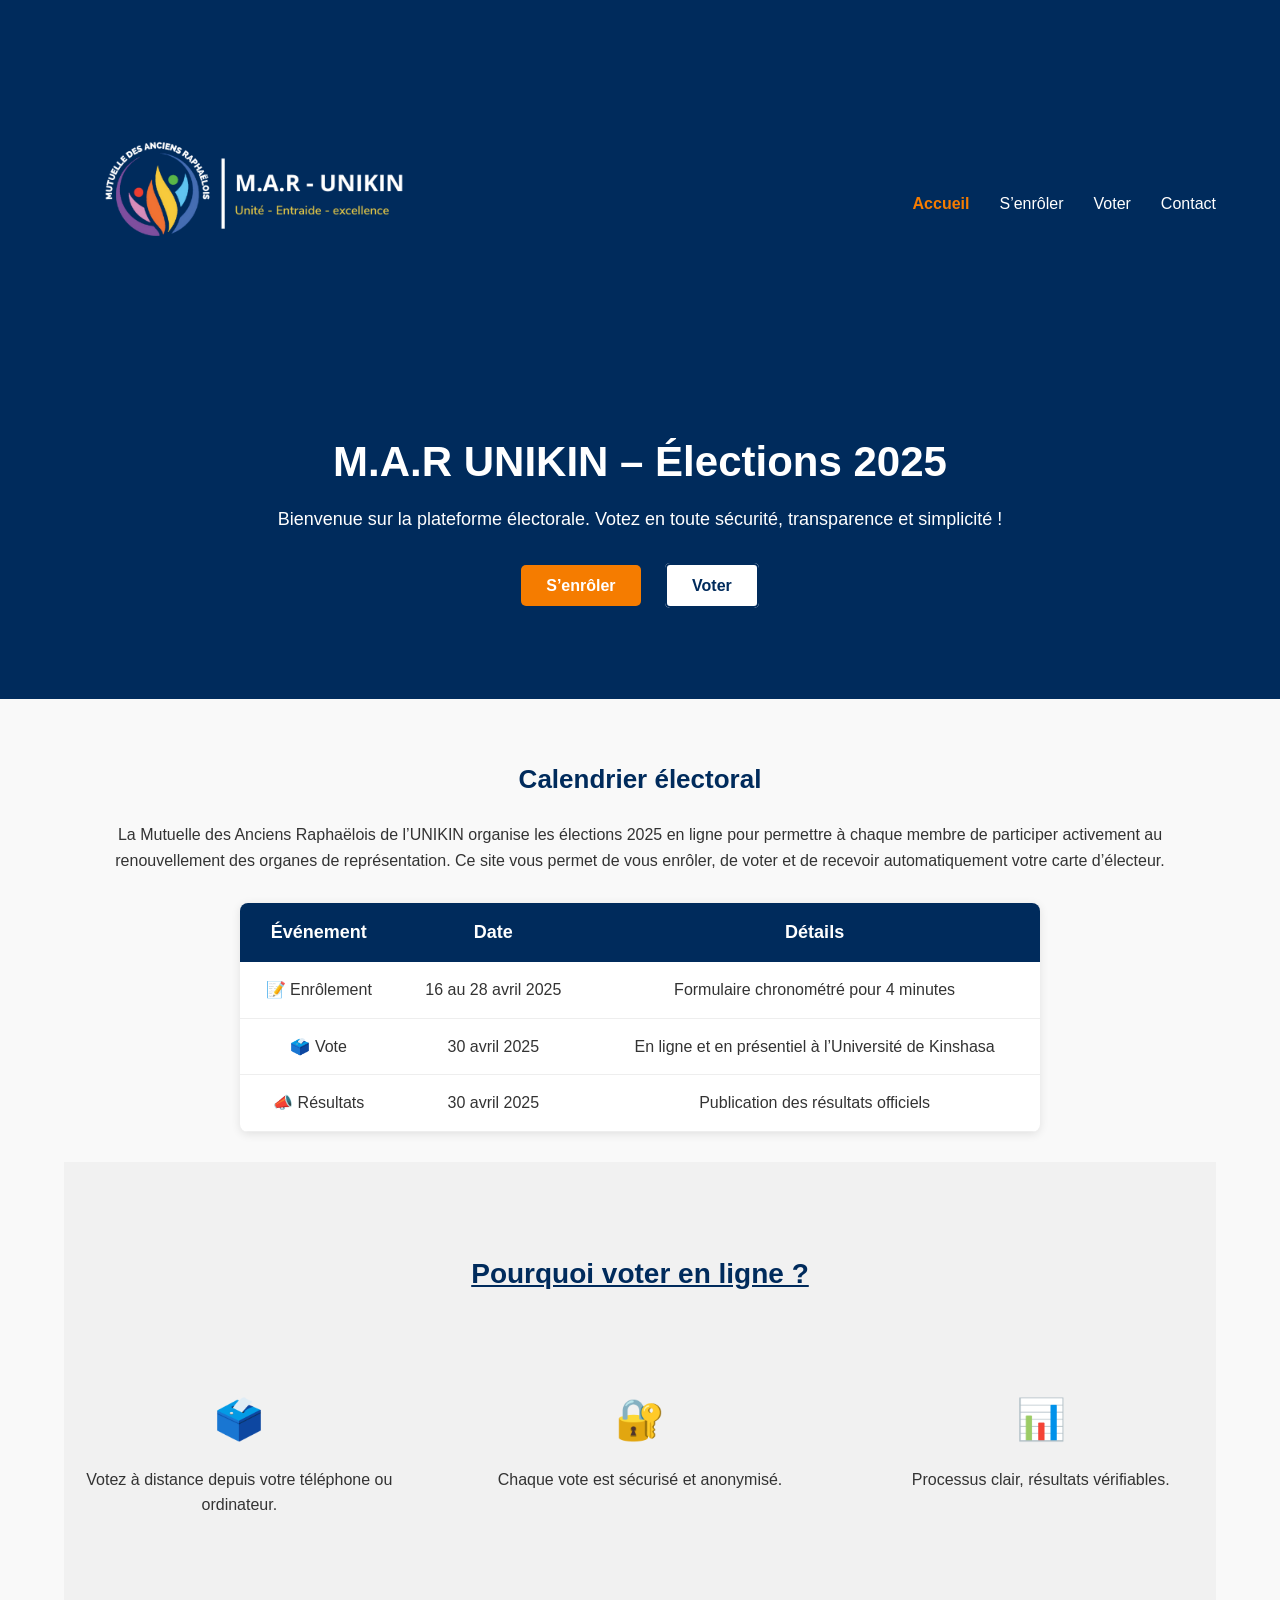
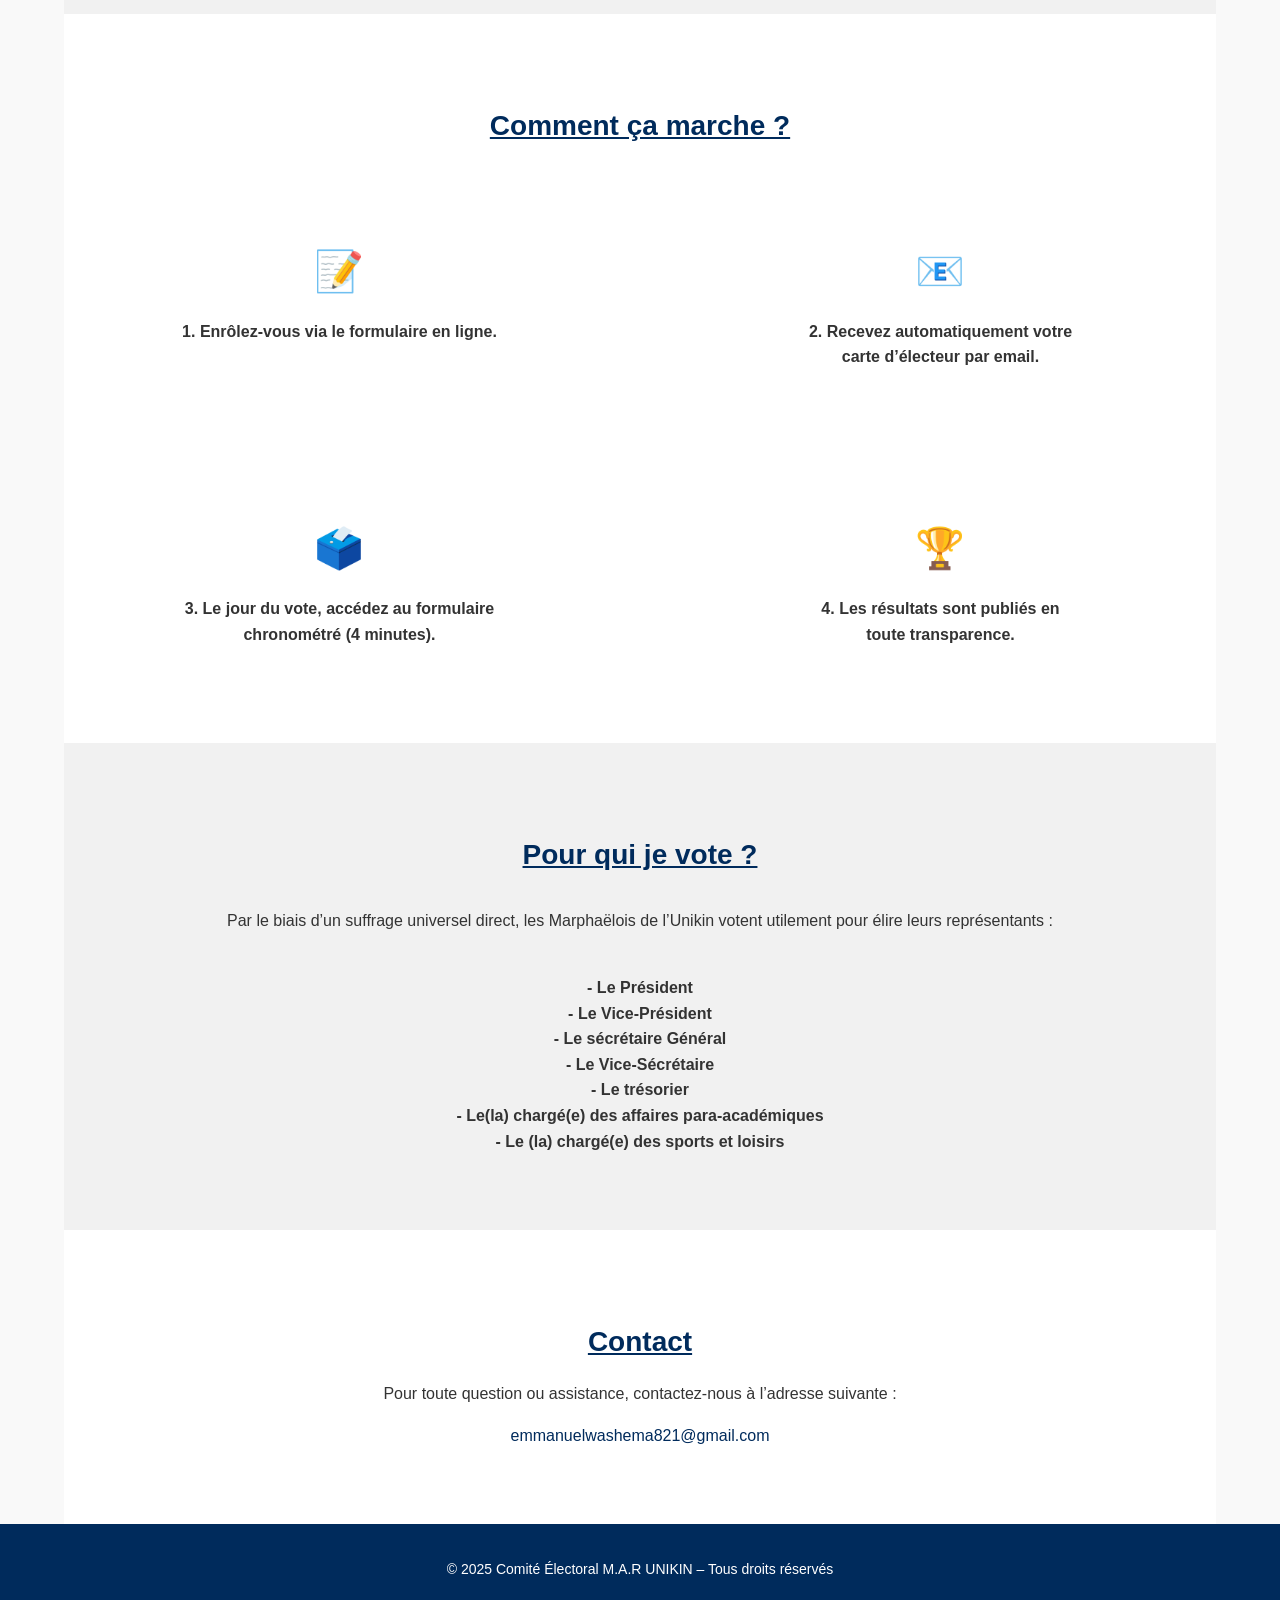
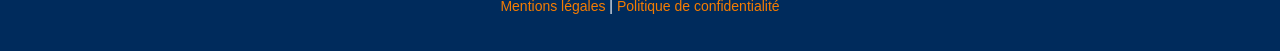
<file: index.html>
<!DOCTYPE html>
<html lang="fr">
<head>
  <meta charset="UTF-8">
  <meta name="viewport" content="width=device-width, initial-scale=1.0">
  <title>M.A.R UNIKIN – Élections 2025</title>
  <link rel="icon" type="favicon.ico" href="image/x-icon">
  <link rel="stylesheet" href="style.css">
</head>
<body>
  <header class="header">
    <div class="container header-flex">
      <div class="logo-title">
        <a href="index.html">
          <img src="Logo.png" alt="Logo M.A.R UNIKIN" class="logo" />
      </a>
      </div>
      <nav>
        <ul class="nav-links">
          <li><a href="index.html" class="active">Accueil</a></li>
          <li><a href="enroll.html">S’enrôler</a></li>
          <li><a href="vote.html">Voter</a></li>
          <li><a href="contact.html">Contact</a></li>
        </ul>
      </nav>
    </div>
  </header>

  <section class="hero" id="accueil">
    <div class="hero-content container">
      <h1>M.A.R UNIKIN – Élections 2025</h1>
      <p>Bienvenue sur la plateforme électorale. Votez en toute sécurité, transparence et simplicité !</p>
      <div class="hero-buttons">
        <a href="enroll.html" class="button">S’enrôler</a>
        <a href="vote.html" class="button secondary">Voter</a>
      </div>
    </div>
  </section>

  <section class="calendar-section container">
    <h2>Calendrier électoral</h2>
    <p>
      La Mutuelle des Anciens Raphaëlois de l’UNIKIN organise les élections 2025 en ligne pour permettre à chaque membre de participer activement au renouvellement des organes de représentation. Ce site vous permet de vous enrôler, de voter et de recevoir automatiquement votre carte d’électeur.
    </p>
  
    <table class="calendar-table">
      <thead>
        <tr>
          <th>Événement</th>
          <th>Date</th>
          <th>Détails</th>
        </tr>
      </thead>
      <tbody>
        <tr>
          <td>📝 Enrôlement</td>
          <td>16 au 28 avril 2025</td>
          <td>Formulaire chronométré pour 4 minutes</td>
        </tr>
        <tr>
          <td>🗳️ Vote</td>
          <td>30 avril 2025</td>
          <td>En ligne et en présentiel à l’Université de Kinshasa</td>
        </tr>
        <tr>
          <td>📣 Résultats</td>
          <td>30 avril 2025</td>
          <td>Publication des résultats officiels</td>
        </tr>
      </tbody>
    </table>
  </section>
  
  <section class="features container">
    <h2>Pourquoi voter en ligne ?</h2>
    <div class="feature-grid" style="gap: 50px;">
      <div class="feature" style="box-shadow: none; border: none; background: none;">
        <h3 style="text-align: center; font-size: 40px;">🗳️</h3>
        <p style="text-align: center;">Votez à distance depuis votre téléphone ou ordinateur.</p>
      </div>
      <div class="feature" style="box-shadow: none; border: none; background: none;">
        <h3 style="text-align: center; font-size: 40px;">🔐</h3>
        <p style="text-align: center;">Chaque vote est sécurisé et anonymisé.</p>
      </div>
      <div class="feature" style="box-shadow: none; border: none; background: none;">
        <h3 style="text-align: center; font-size: 40px;">📊</h3>
        <p style="text-align: center;">Processus clair, résultats vérifiables.</p>
      </div>
    </div>
  </section>
  

  <section class="steps container" id="comment">
    <h2>Comment ça marche ?</h2>
    <div class="feature-grid" style="display: grid; grid-template-columns: repeat(2, 1fr); gap: 50px; justify-items: center;">
      
      <div class="feature" style="text-align: center; box-shadow: none; border: none; background: none;">
        <h3 style="font-size: 40px;">📝</h3>
        <p><strong>1. Enrôlez-vous via le formulaire en ligne.</strong></p>
      </div>
  
      <div class="feature" style="text-align: center; box-shadow: none; border: none; background: none;">
        <h3 style="font-size: 40px;">📧</h3>
        <p><strong>2. Recevez automatiquement votre 
          <br>carte d’électeur par email.</strong></p>
      </div>
  
      <div class="feature" style="text-align: center; box-shadow: none; border: none; background: none;">
        <h3 style="font-size: 40px;">🗳️</h3>
        <p><strong>3. Le jour du vote, accédez au formulaire 
          <br>chronométré (4 minutes).</strong></p>
      </div>
  
      <div class="feature" style="text-align: center; box-shadow: none; border: none; background: none;">
        <h3 style="font-size: 40px;">🏆</h3>
        <p><strong>4. Les résultats sont publiés en 
          <br>toute transparence.</strong></p>
      </div>
  
    </div>
  </section>
  

    
  <section class="features container">
    <h2>Pour qui je vote ?</h2>
    <p>Par le biais d’un suffrage universel direct, les Marphaëlois de l’Unikin votent utilement pour élire leurs représentants :</p>
    
      <br><strong>- Le Président</strong>
      <br><strong>- Le Vice-Président</strong>
      <br><strong>- Le sécrétaire Général</strong>
      <br><strong>- Le Vice-Sécrétaire</strong>
      <br><strong>- Le trésorier</strong>
      <br><strong>- Le(la) chargé(e) des affaires para-académiques</strong>
      <br><strong>- Le (la) chargé(e) des sports et loisirs</strong></p>
    
  </section>

  <section class="contact container" id="contact">
    <h2>Contact</h2>
    <p>Pour toute question ou assistance, contactez-nous à l’adresse suivante :</p>
    <p><a href="mailto:emmanuelwashema821@gmail.com">emmanuelwashema821@gmail.com</a></p>
  </section>

  <footer class="footer">
    <div class="container">
      <p>&copy; 2025 Comité Électoral M.A.R UNIKIN – Tous droits réservés</p>
      <p><a href="mentions-legales.html">Mentions légales</a> | <a href="confidentialite.html">Politique de confidentialité</a></p>
      
    </div>
  </footer>
</body>
</html>
</file>
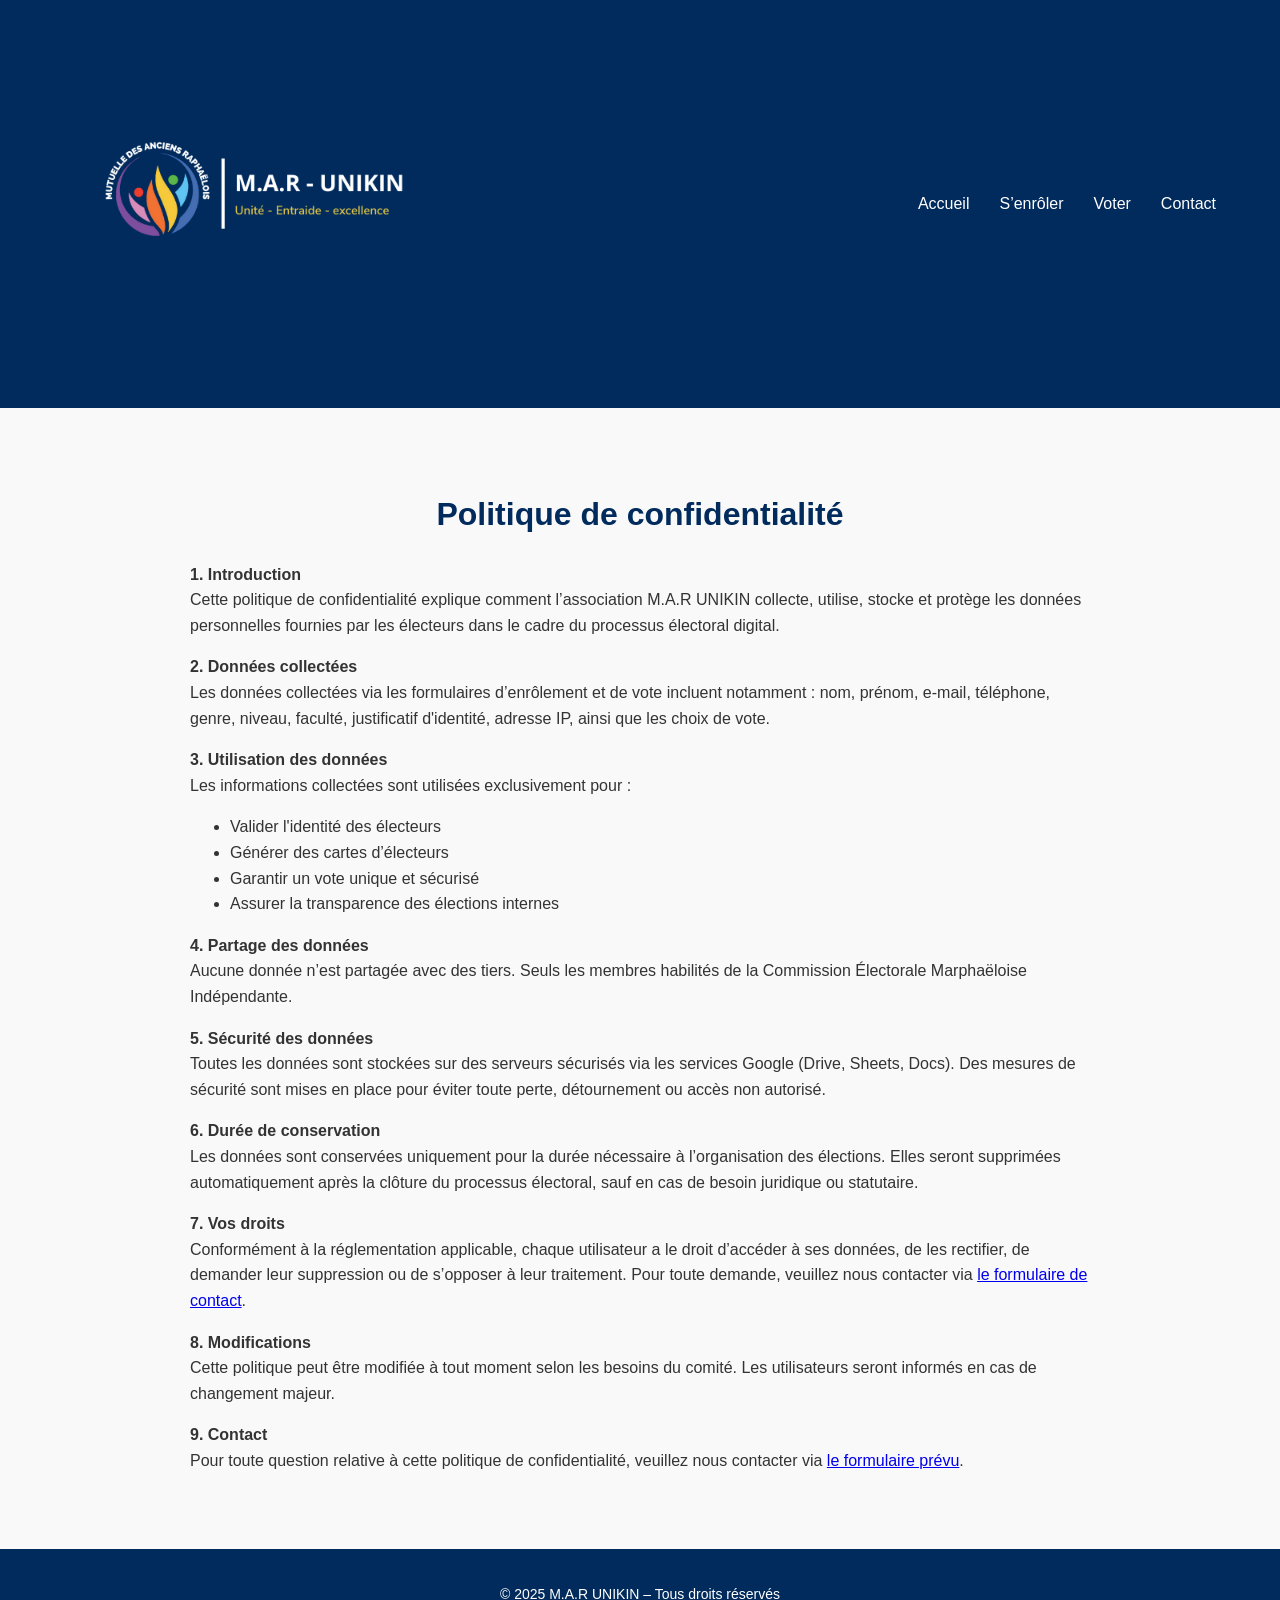
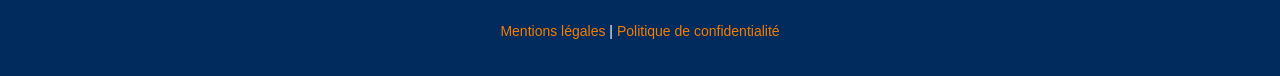
<file: confidentialite.html>
<!DOCTYPE html>
<html lang="fr">
<head>
  <meta charset="UTF-8" />
  <meta name="viewport" content="width=device-width, initial-scale=1.0"/>
  <title>Politique de confidentialité – M.A.R UNIKIN</title>
  <link rel="icon" type="favicon.ico" href="image/x-icon">
  <link rel="stylesheet" href="style.css" />
</head>
<body>
  <header class="header">
    <div class="container header-flex">
      <div class="logo-title">
        <a href="index.html">
          <img src="Logo.png" alt="Logo M.A.R UNIKIN" class="logo" />
        </a>
      </div>
      <nav>
        <ul class="nav-links">
          <li><a href="index.html">Accueil</a></li>
          <li><a href="enroll.html">S’enrôler</a></li>
          <li><a href="vote.html">Voter</a></li>
          <li><a href="contact.html">Contact</a></li>
        </ul>
      </nav>
    </div>
  </header>

  <main style="padding: 60px 30px; max-width: 900px; margin: auto;">
    <h1 style="text-align: center; color: #002b5c;">Politique de confidentialité</h1>

    <p><strong>1. Introduction</strong><br>
    Cette politique de confidentialité explique comment l’association M.A.R UNIKIN collecte, utilise, stocke et protège les données personnelles fournies par les électeurs dans le cadre du processus électoral digital.</p>

    <p><strong>2. Données collectées</strong><br>
    Les données collectées via les formulaires d’enrôlement et de vote incluent notamment : nom, prénom, e-mail, téléphone, genre, niveau, faculté, justificatif d'identité, adresse IP, ainsi que les choix de vote.</p>

    <p><strong>3. Utilisation des données</strong><br>
    Les informations collectées sont utilisées exclusivement pour :
    <ul>
      <li>Valider l'identité des électeurs</li>
      <li>Générer des cartes d’électeurs</li>
      <li>Garantir un vote unique et sécurisé</li>
      <li>Assurer la transparence des élections internes</li>
    </ul>
    </p>

    <p><strong>4. Partage des données</strong><br>
    Aucune donnée n’est partagée avec des tiers. Seuls les membres habilités de la Commission  Électorale Marphaëloise Indépendante.</p>

    <p><strong>5. Sécurité des données</strong><br>
    Toutes les données sont stockées sur des serveurs sécurisés via les services Google (Drive, Sheets, Docs). Des mesures de sécurité sont mises en place pour éviter toute perte, détournement ou accès non autorisé.</p>

    <p><strong>6. Durée de conservation</strong><br>
    Les données sont conservées uniquement pour la durée nécessaire à l’organisation des élections. Elles seront supprimées automatiquement après la clôture du processus électoral, sauf en cas de besoin juridique ou statutaire.</p>

    <p><strong>7. Vos droits</strong><br>
    Conformément à la réglementation applicable, chaque utilisateur a le droit d’accéder à ses données, de les rectifier, de demander leur suppression ou de s’opposer à leur traitement. Pour toute demande, veuillez nous contacter via <a href="contact.html">le formulaire de contact</a>.</p>

    <p><strong>8. Modifications</strong><br>
    Cette politique peut être modifiée à tout moment selon les besoins du comité. Les utilisateurs seront informés en cas de changement majeur.</p>

    <p><strong>9. Contact</strong><br>
    Pour toute question relative à cette politique de confidentialité, veuillez nous contacter via <a href="contact.html">le formulaire prévu</a>.</p>
  </main>

  <footer class="footer">
    <p>&copy; 2025 M.A.R UNIKIN – Tous droits réservés</p>
    <p><a href="mentions-legales.html">Mentions légales</a> | <a href="confidentialite.html">Politique de confidentialité</a></p>
  </footer>
</body>
</html>
</file>
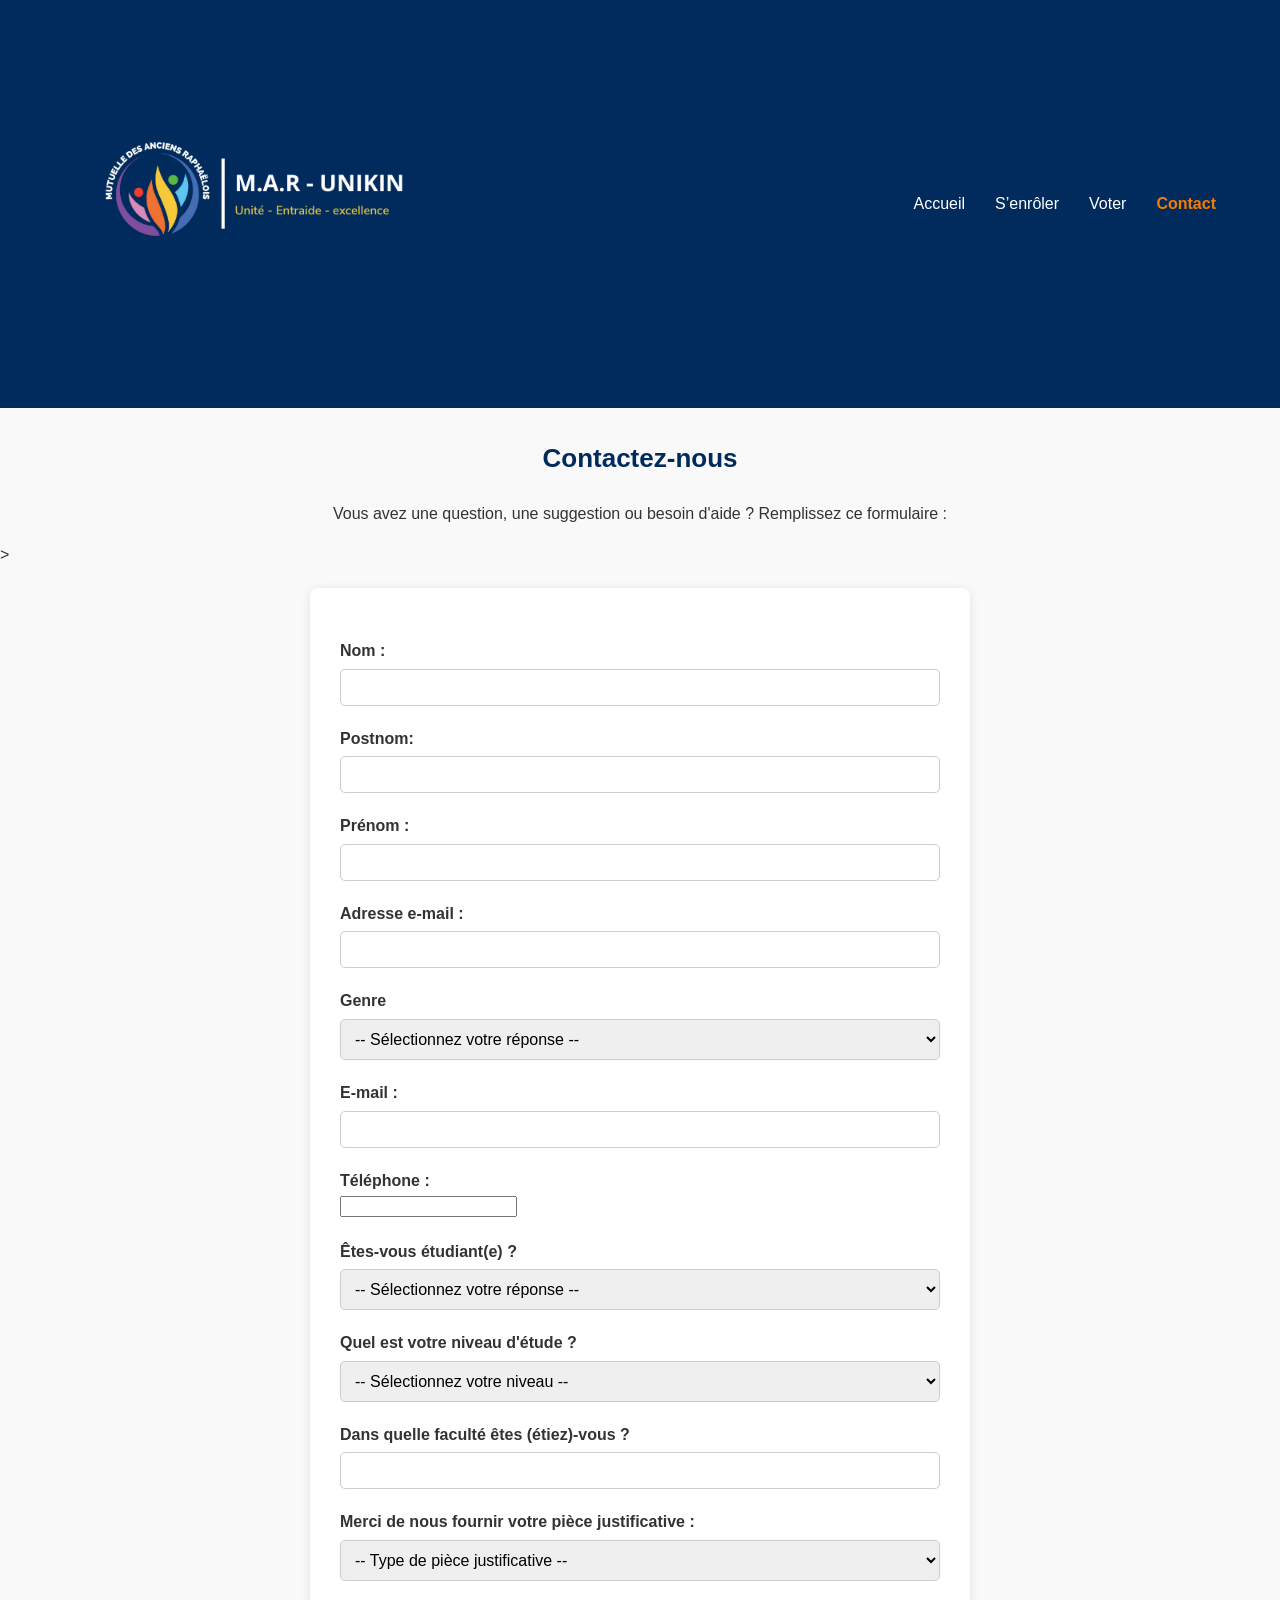
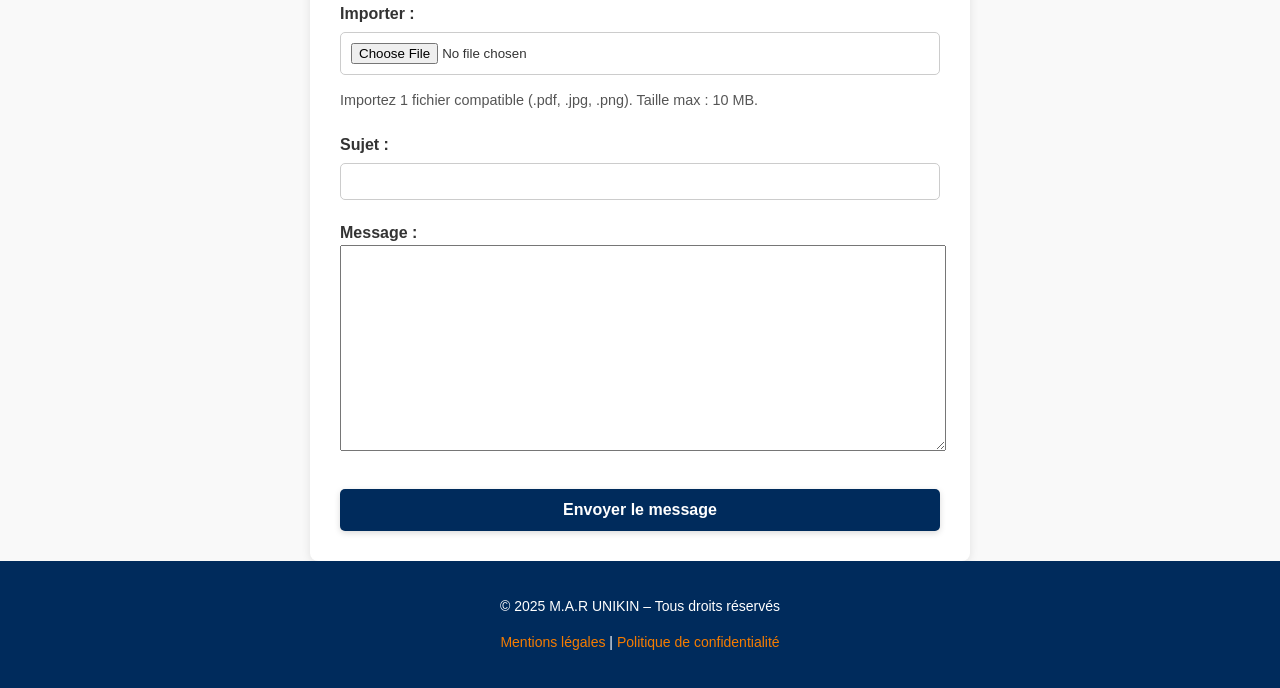
<file: contact.html>
<!DOCTYPE html>
<html lang="fr">
<head>
  <meta charset="UTF-8" />
  <meta name="viewport" content="width=device-width, initial-scale=1.0" />
  <title>Contact – M.A.R UNIKIN</title>
  <link rel="icon" type="favicon.ico" href="image/x-icon">
  <link rel="stylesheet" href="style.css" />
</head>
<body>
  <header class="header">
    <div class="container header-flex">
      <div class="logo-title">
        <a href="index.html">
          <img src="Logo.png" alt="Logo M.A.R UNIKIN" class="logo" />
        </a>
      </div>
      <nav>
        <ul class="nav-links">
          <li><a href="index.html">Accueil</a></li>
          <li><a href="enroll.html">S’enrôler</a></li>
          <li><a href="vote.html">Voter</a></li>
          <li><a href="contact.html" class="active">Contact</a></li>
        </ul>
      </nav>
    </div>
  </header>

  <main class="container" style="text-align: center;">
    <h2>Contactez-nous</h2>
    <p>Vous avez une question, une suggestion ou besoin d'aide ? Remplissez ce formulaire :</p>
</main>>

    <form id="contactForm">
      <label for="nom">Nom :</label>
      <input type="text" id="nom" name="nom" required />

      <label for="nom">Postnom:</label>
      <input type="text" id="nom" name="nom" required />

      <label for="nom">Prénom :</label>
      <input type="text" id="nom" name="nom" required />

      <label for="email">Adresse e-mail :</label>
      <input type="email" id="email" name="email" required />

      <label for="Genre">Genre</label>
      <select id="Genre" name="Genre" required>
        <option value="">-- Sélectionnez votre réponse --</option>
        <option value="Masculin">Masculin</option>
        <option value="Féminin">Féminin</option>
      </select>

      <label for="email">E-mail :</label>
      <input type="email" id="email" name="email" required />

      <label for="Téléphone">Téléphone :</label>
      <input type="tel" id="Téléphone" name="Téléphone" required />

      <label for="statut">Êtes-vous étudiant(e) ?</label>
      <select id="statut" name="statut" required>
        <option value="">-- Sélectionnez votre réponse --</option>
        <option value="Oui">Oui</option>
        <option value="Non">Non</option>
      </select>

      <label for="niveau">Quel est votre niveau d'étude ?</label>
      <select id="niveau" name="niveau" required>
        <option value="">-- Sélectionnez votre niveau --</option>
        <option value="Licence 1 (G1)">Licence 1 (G1)</option>
        <option value="Licence 2 (G2)">Licence 2 (G2)</option>
        <option value="Licence 3 (G3)">Licence 3 (G3)</option>
        <option value="Master 1 (Licence 1)">Master 1 (Licence 1)</option>
        <option value="Master 2 (Licence 2)">Master 2 (Licence 2)</option>
        <option value="Doctorat">Doctorat</option>
      </select>

      <label for="faculte">Dans quelle faculté êtes (étiez)-vous ?</label>
      <input type="text" id="faculte" name="faculte" required />

      <label for="type_document">Merci de nous fournir votre pièce justificative :</label>
      <select id="type_document" name="type_document" required>
        <option value="">-- Type de pièce justificative --</option>
        <option value="Carte d'étudiant">Carte d'étudiant</option>
        <option value="Carte d'électeur">Carte d'électeur</option>
        <option value="Permis de conduire">Permis de conduire</option>
      </select>

      <label for="justificatif">Importer :</label>
      <input type="file" id="justificatif" name="justificatif" accept=".pdf,.jpg,.jpeg,.png" required />
      <p style="font-size: 0.9em; color: #555;">Importez 1 fichier compatible (.pdf, .jpg, .png). Taille max : 10 MB.</p>

      <label for="sujet">Sujet :</label>
      <input type="text" id="sujet" name="sujet" required />

      <label for="message">Message :</label>
      <textarea id="message" name="message" rows="8" cols="50" style="width: 100%; height: 200px; resize: vertical;" required></textarea>

      <button type="submit" class="button">Envoyer le message</button>
    </form>
  </main>

  <footer class="footer">
    <div class="container">
      <p>&copy; 2025 M.A.R UNIKIN – Tous droits réservés</p>
      <p><a href="mentions-legales.html">Mentions légales</a> | <a href="confidentialite.html">Politique de confidentialité</a></p>
    </div>
  </footer>
</body>
</html>
</file>
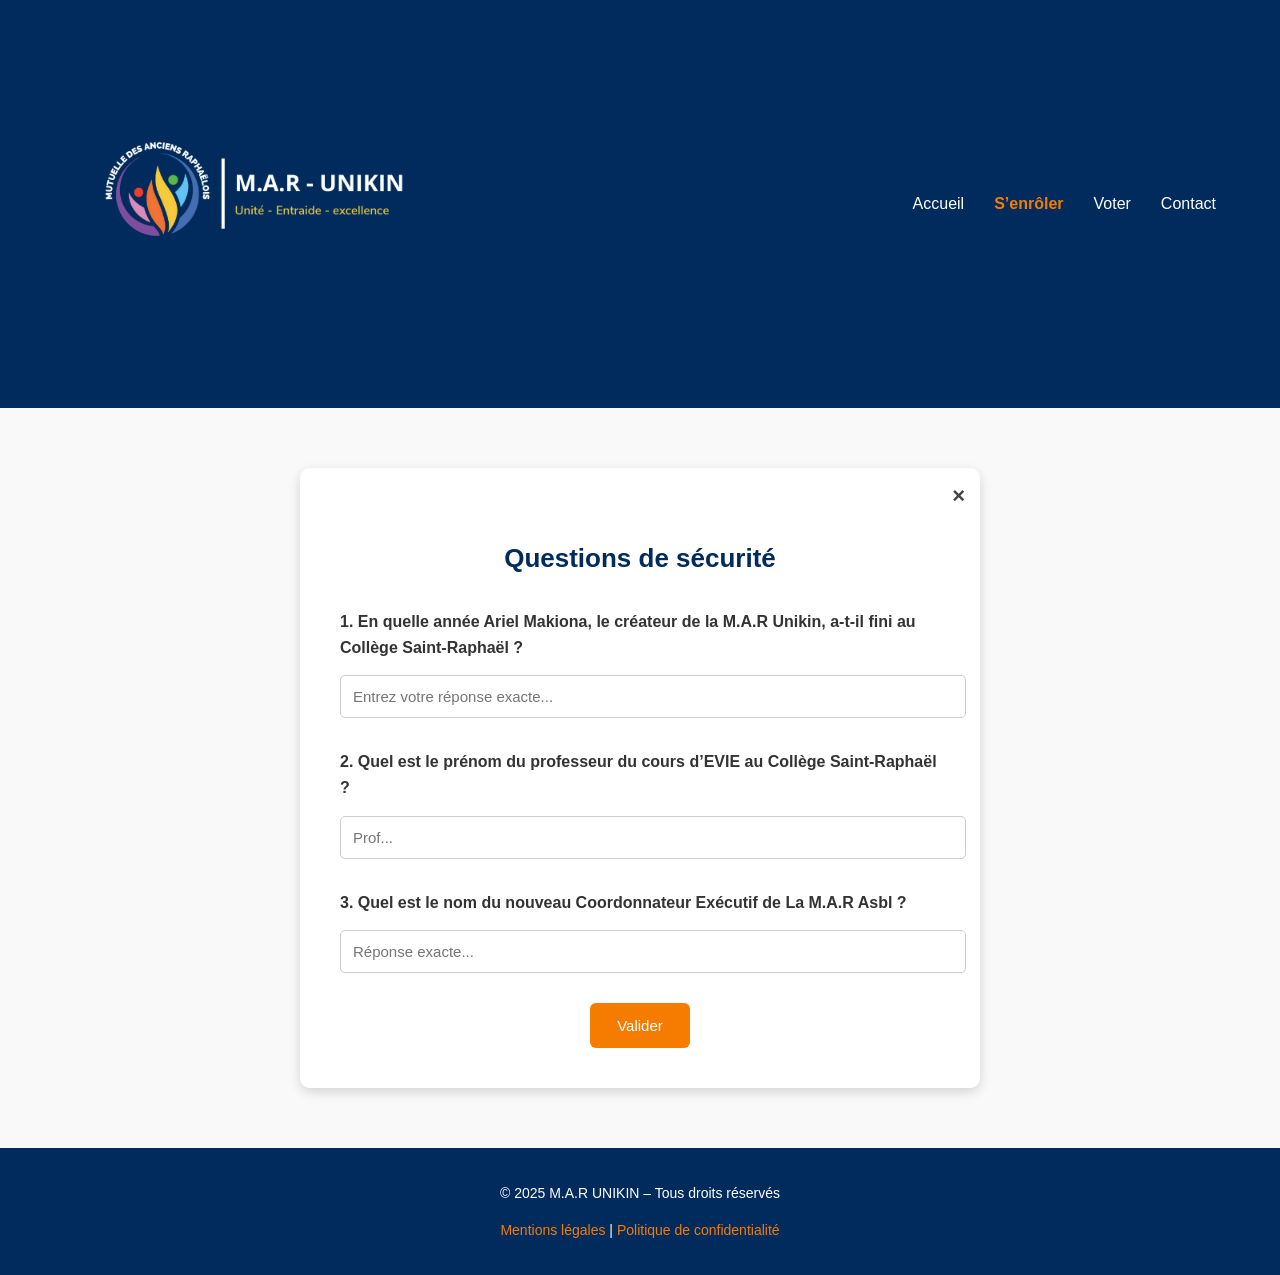
<file: enroll.html>
<!DOCTYPE html>
<html lang="fr">
<head>
  <meta charset="UTF-8" />
  <meta name="viewport" content="width=device-width, initial-scale=1.0"/>
  <title>Enrôlement – M.A.R UNIKIN</title>
  <link rel="icon" type="favicon.ico" href="image/x-icon">
  <link rel="stylesheet" href="style.css" />
  <script defer src="enroll.js"></script>
</head>
<body>
  <header class="header">
    <div class="container header-flex">
      <div class="logo-title">
        <a href="index.html">
          <img src="Logo.png" alt="Logo M.A.R UNIKIN" class="logo" />
        </a>
      </div>
      <nav>
        <ul class="nav-links">
          <li><a href="index.html">Accueil</a></li>
          <li><a href="enroll.html" class="active">S’enrôler</a></li>
          <li><a href="vote.html">Voter</a></li>
          <li><a href="contact.html">Contact</a></li>
        </ul>
      </nav>
    </div>
  </header>

  <main class="container">
    <!-- Quiz -->
    <div id="quiz-section">
      <div class="quiz-box">
        <a href="index.html" class="close-btn" title="Quitter">&times;</a>
        <div class="quiz-question">
          <h2>Questions de sécurité</h2>
          <p><strong>1. En quelle année Ariel Makiona, le créateur de la M.A.R Unikin, a-t-il fini au Collège Saint-Raphaël ?</strong></p>
          <input type="text" id="quizAnswer" placeholder="Entrez votre réponse exacte..." required />

          <p><strong>2. Quel est le prénom du professeur du cours d’EVIE au Collège Saint-Raphaël ?</strong></p>
          <input type="text" id="prof-evie" name="prof-evie" placeholder="Prof..." required />

          <p><strong>3. Quel est le nom du nouveau Coordonnateur Exécutif de La M.A.R Asbl ?</strong></p>
          <input type="text" id="coordo-mar" name="coordo-mar" placeholder="Réponse exacte..." required />

          <button onclick="checkAnswer()">Valider</button>
          <p id="quizError" style="color:red; display:none; text-align:center;">❌ Une ou plusieurs réponses sont incorrectes. Accès refusé.</p>
        </div>
      </div>
    </div>

    <!-- Formulaire -->
    <div id="form-section" style="display:none;">
      <h2>Formulaire d’enrôlement</h2>
      <p><strong>⚠️ Vous disposez de deux minutes et d'une seule chance pour remplir ce formulaire. Si vous quittez ou rechargez la page, votre session sera perdue.</strong></p>
      <div id="timer">⏳ Temps restant : 240s</div>

      <iframe 
      src="https://docs.google.com/forms/d/e/1FAIpQLSdj9Y--RdQmm2zXzAP8rg6qfpuCDm69GCftZhoMCrAUiBoy4g/viewform?embedded=true" 
      width="100%" 
      height="1200" 
      frameborder="0" 
      marginheight="0" 
      marginwidth="0">
      Chargement…
    </iframe>
    <!-- FIN DU FORM -->
  </main>
       

  <footer class="footer">
    <div class="container">
      <p>&copy; 2025 M.A.R UNIKIN – Tous droits réservés</p>
      <p><a href="mentions-legales.html">Mentions légales</a> | <a href="confidentialite.html">Politique de confidentialité</a></p>
    </div>
  </footer>

  <!-- CORRECTION DU SCRIPT -->
  <script>
    function checkAnswer() {
      const q1 = document.getElementById('quizAnswer').value.trim();
      const q2 = document.getElementById('prof-evie').value.trim();
      const q3 = document.getElementById('coordo-mar').value.trim();

      const ok1 = "2010-2011";
      const ok2 = "Prof Sacré";
      const ok3 = "Olivier Dondo";

      if (q1 === ok1 && q2 === ok2 && q3 === ok3) {
        document.getElementById('quiz-section').style.display = 'none';
        document.getElementById('form-section').style.display = 'block';
        if (typeof startTimer === "function") {
          startTimer();
        }
      } else {
        document.getElementById('quizError').style.display = 'block';
      }
    }
  </script>
</body>
</html>
</file>
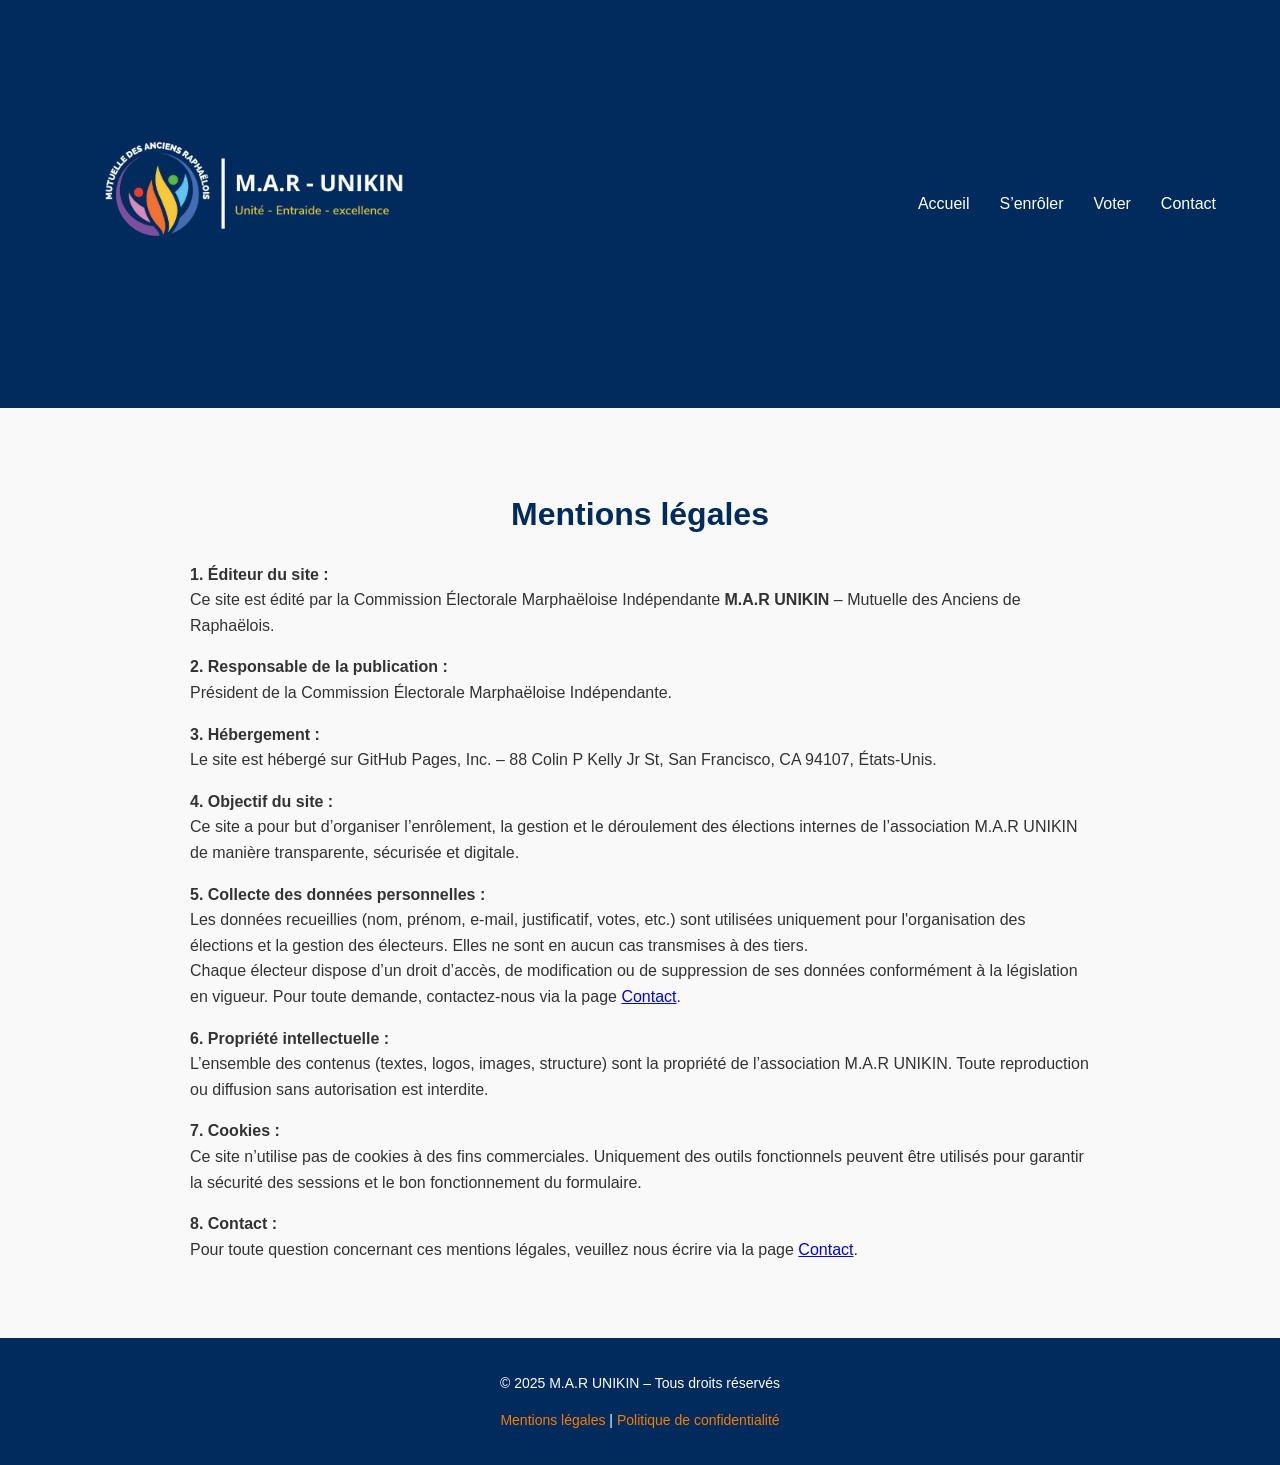
<file: mentions-legales.html>
<!DOCTYPE html>
<html lang="fr">
<head>
  <meta charset="UTF-8" />
  <meta name="viewport" content="width=device-width, initial-scale=1.0"/>
  <title>Mentions légales – M.A.R UNIKIN</title>
  <link rel="icon" type="favicon.ico" href="image/x-icon">
  <link rel="stylesheet" href="style.css" />
</head>
<body>
  <header class="header">
    <div class="container header-flex">
      <div class="logo-title">
        <a href="index.html">
          <img src="Logo.png" alt="Logo M.A.R UNIKIN" class="logo" />
        </a>
      </div>
      <nav>
        <ul class="nav-links">
          <li><a href="index.html">Accueil</a></li>
          <li><a href="enroll.html">S’enrôler</a></li>
          <li><a href="vote.html">Voter</a></li>
          <li><a href="contact.html">Contact</a></li>
        </ul>
      </nav>
    </div>
  </header>

  <main style="padding: 60px 30px; max-width: 900px; margin: auto;">
    <h1 style="text-align: center; color: #002b5c;">Mentions légales</h1>
    <p><strong>1. Éditeur du site :</strong><br>
    Ce site est édité par la Commission  Électorale Marphaëloise Indépendante <strong>M.A.R UNIKIN</strong> – Mutuelle des Anciens de Raphaëlois.</p>

    <p><strong>2. Responsable de la publication :</strong><br>
    Président de la Commission  Électorale Marphaëloise Indépendante.</p>

    <p><strong>3. Hébergement :</strong><br>
    Le site est hébergé sur GitHub Pages, Inc. – 88 Colin P Kelly Jr St, San Francisco, CA 94107, États-Unis.</p>
    <p><strong>4. Objectif du site :</strong><br>
    Ce site a pour but d’organiser l’enrôlement, la gestion et le déroulement des élections internes de l’association M.A.R UNIKIN de manière transparente, sécurisée et digitale.</p>

    <p><strong>5. Collecte des données personnelles :</strong><br>
    Les données recueillies (nom, prénom, e-mail, justificatif, votes, etc.) sont utilisées uniquement pour l'organisation des élections et la gestion des électeurs. Elles ne sont en aucun cas transmises à des tiers.<br>
    Chaque électeur dispose d’un droit d’accès, de modification ou de suppression de ses données conformément à la législation en vigueur. Pour toute demande, contactez-nous via la page <a href="contact.html">Contact</a>.</p>

    <p><strong>6. Propriété intellectuelle :</strong><br>
    L’ensemble des contenus (textes, logos, images, structure) sont la propriété de l’association M.A.R UNIKIN. Toute reproduction ou diffusion sans autorisation est interdite.</p>

    <p><strong>7. Cookies :</strong><br>
    Ce site n’utilise pas de cookies à des fins commerciales. Uniquement des outils fonctionnels peuvent être utilisés pour garantir la sécurité des sessions et le bon fonctionnement du formulaire.</p>

    <p><strong>8. Contact :</strong><br>
    Pour toute question concernant ces mentions légales, veuillez nous écrire via la page <a href="contact.html">Contact</a>.</p>
  </main>

  <footer class="footer">
    <p>&copy; 2025 M.A.R UNIKIN – Tous droits réservés</p>
    <p><a href="mentions-legales.html">Mentions légales</a> | <a href="confidentialite.html">Politique de confidentialité</a></p>
  </footer>
</body>
</html>
</file>
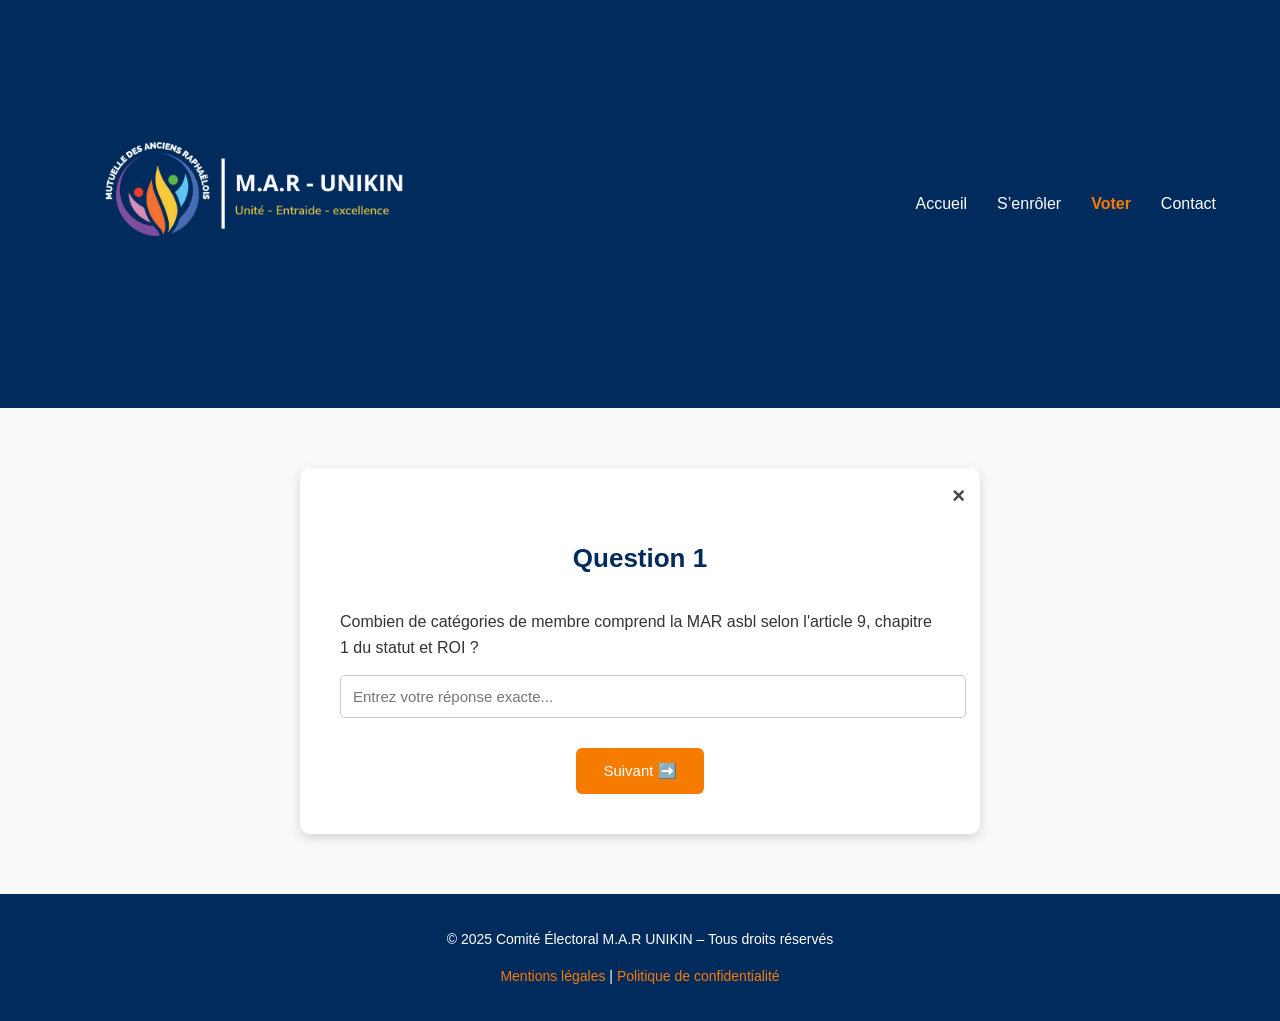
<file: vote.html>
<!DOCTYPE html>
<html lang="fr">
<head>
  <meta charset="UTF-8">
  <meta name="viewport" content="width=device-width, initial-scale=1.0">
  <title>Vote – M.A.R UNIKIN</title>
  <link rel="stylesheet" href="style.css">
</head>
<body>

  <header class="header">
    <div class="container header-flex">
      <div class="logo-title">
        <a href="index.html">
          <img src="Logo.png" alt="Logo M.A.R UNIKIN" class="logo" />
        </a>
      </div>
      <nav>
        <ul class="nav-links">
          <li><a href="index.html">Accueil</a></li>
          <li><a href="enroll.html">S’enrôler</a></li>
          <li><a href="vote.html" class="active">Voter</a></li>
          <li><a href="contact.html">Contact</a></li>
        </ul>
      </nav>
    </div>
  </header>

  <main class="container">
    <!-- Quiz de Sécurité -->
    <div id="quiz-vote">
      <div class="quiz-box">
        <a href="index.html" class="close-btn" title="Quitter">&times;</a>
        <div id="question-1" class="quiz-question">
          <h2>Question 1</h2>
          <p>Combien de catégories de membre comprend la MAR asbl selon l'article 9, chapitre 1 du statut et ROI ?</p>
          <input type="text" id="answer1" placeholder="Entrez votre réponse exacte..." required />
          <button onclick="goToQuestion(2)">Suivant ➡️</button>
        </div>
        <div id="question-2" class="quiz-question" style="display:none;">
          <h2>Question 2</h2>
          <p>Conformément à l'article 23, L'Assemblée Générale peut-elle être convoquée en session extraordinaire ?</p>
          <label><input type="radio" name="answer2" value="Oui" required> Oui</label><br>
          <label><input type="radio" name="answer2" value="Non"> Non</label><br>
          <button onclick="validateQuiz()">Valider ✅</button>
          <p id="quizError" style="color:red; display:none;">❌ Mauvaise réponse. Accès refusé.</p>
        </div>
      </div>
    </div>

    <!-- Formulaire Informations Personnelles -->
    <div id="form-page-1" class="form-page" style="display:none;">
      <h2>Formulaire de vote – Informations personnelles</h2>
      <p><strong>⚠️ Vous disposez de six minutes et d'une seule chance pour remplir ce formulaire. Si vous quittez ou rechargez la page, votre session sera perdue.</strong></p>
      <div id="timer" class="timer">⏳ Temps restant : 360s</div>

      <form id="voteForm" method="POST" action="https://script.google.com/macros/s/AKfycbxIn9zSN3bekYMMBo5dKqPcixo1Lq4EsRvd02tqg6rTY0VXLEbtaeW-sZ847BICN5R4bQ/exec">
        <label>N° électeur :</label>
        <input type="text" name="nom" required>

        <label>Nom :</label>
        <input type="text" name="nom" required>


        <label>Post-Nom :</label>
        <input type="text" name="Post-Nom" required>

        <label>Prénom :</label>
        <input type="text" name="prenom" required>

        <label>Genre :</label>
        <select name="Genre" required>
          <option value="">-- Sélectionnez --</option>
          <option value="Masculin">Masculin</option>
          <option value="Féminin">Féminin</option>
        </select>

        <label>Email :</label>
        <input type="email" name="email" required>

        <label>Téléphone :</label>
        <input type="tel" name="Téléphone" required>

        <label>Êtes-vous étudiant(e) ?</label>
        <select name="statut" required>
          <option value="">-- Sélectionnez --</option>
          <option value="Oui">Oui</option>
          <option value="Non">Non</option>
        </select>

        <label>Niveau d'étude :</label>
        <select name="niveau" required>
          <option value="">-- Sélectionnez --</option>
          <option value="Licence 1 (G1)">Licence 1 (G1)</option>
          <option value="Licence 2 (G2)">Licence 2 (G2)</option>
          <option value="Licence 3 (G3)">Licence 3 (G3)</option>
          <option value="Master 1">Master 1</option>
          <option value="Master 2">Master 2</option>
          <option value="Doctorat">Doctorat</option>
        </select>

        <label>Faculté :</label>
        <input type="text" name="faculte" required>

        <div class="form-buttons">
          <div style="margin-top: 30px; text-align: center; margin-left: 23px;">
          <button type="button" onclick="goToPage(2)">Suivant ➡️</button>
        </div>
      </form>
    </div>

    <!-- Formulaire Vote des candidats -->
    <div id="form-page-2" class="form-page" style="display:none;">
      <h2>Formulaire de vote – Choix des candidats</h2>
      <p><strong>⚠️ Vous disposez de six minutes et d'une seule chance pour remplir ce formulaire. Si vous quittez ou rechargez la page, votre session sera perdue.</strong></p>
      <div id="timer" class="timer">⏳ Temps restant : 360s</div>
      <form id="voteCandidatesForm" method="POST" action="https://script.google.com/macros/s/AKfycbxIn9zSN3bekYMMBo5dKqPcixo1Lq4EsRvd02tqg6rTY0VXLEbtaeW-sZ847BICN5R4bQ/exec">
        <fieldset>
          <legend>Présidence</legend>
          <label><input type="radio" name="presidence" value="17 - DEKA BOTUKA SAMY" required> 17 - DEKA BOTUKA SAMY</label><br>
          <label><input type="radio" name="presidence" value="3 - KADIMA ASHER"> 3 - KADIMA ASHER</label>
        </fieldset>

        <fieldset>
          <legend>Vice-Présidence</legend>
          <label><input type="radio" name="vicepresidence" value="12 - HUGUES KABISAYI" required> 12 - HUGUES KABISAYI</label>
        </fieldset>

        <fieldset>
          <legend>Secrétariat Général</legend>
          <label><input type="radio" name="secretariat" value="25 - KABAKELE NTIMA DANIEL" required> 25 - KABAKELE NTIMA DANIEL</label>
        </fieldset>

        <fieldset>
          <legend>Vice-Secrétaire</legend>
          <label><input type="radio" name="vice_secretariat" value="16 - NGEKENE NZIEME ROGER" required> 16 - NGEKENE NZIEME ROGER</label>
        </fieldset>

        <fieldset>
          <legend>Trésorerie</legend>
          <label><input type="radio" name="tresorerie" value="9 - BOUNO SEPHORA" required> 9 - BOUNO SEPHORA</label>
        </fieldset>

        <fieldset>
          <legend>Affaires Para-Académiques</legend>
          <label><input type="radio" name="para_acad" value="21 - KALUMBA DIEUDONNÉ" required> 21 - KALUMBA DIEUDONNÉ</label><br>
        </fieldset>

        <label>Importer votre carte électeur ou confirmation de votre enrôlement:</label>
        <input type="file" name="justificatif" accept=".pdf,.jpg,.jpeg,.png" required>

        <div style="margin-top: 30px; text-align: center; margin-left: 23px;">
          <button type="submit">🗳️ Voter</button>
        </div>
      </form>
    </div>
  </main>

  <footer class="footer">
    <div class="container">
      <p>&copy; 2025 Comité Électoral M.A.R UNIKIN – Tous droits réservés</p>
      <p><a href="mentions-legales.html">Mentions légales</a> | <a href="confidentialite.html">Politique de confidentialité</a></p>
    </div>
  </footer>

  <script>
    document.addEventListener("DOMContentLoaded", function () {
      const form = document.getElementById("voteCandidatesForm");
      form.addEventListener("submit", function (e) {
        e.preventDefault();
    
        const formData = new FormData(form);
        const data = {};
        formData.forEach((value, key) => {
          data[key] = value;
        });
    
        fetch(form.action, {
          method: "POST",
          body: new URLSearchParams(data),
        })
        .then(response => response.json())
        .then(response => {
          if (response.result === "success") {
            alert("✅ Merci pour votre vote !");
            window.location.href = "index.html";
          } else {
            alert("❌ Une erreur est survenue. Veuillez réessayer.");
          }
        })
        .catch(error => {
          console.error("Erreur lors de l'envoi :", error);
          alert("⚠️ Une erreur s’est produite. Veuillez réessayer plus tard.");
        });
      });
    });
    </script>    
</body>
</html>
</file>
<file: style.css>
/* style.css - Design professionnel pour la page d'accueil M.A.R UNIKIN */

:root {
  --primary-color: #002b5c;
  --secondary-color: #f57c00;
  --background-light: #f9f9f9;
  --text-color: #333;
  --white: #ffffff;
}

body {
margin: 0;
font-family: 'Segoe UI', Tahoma, Geneva, Verdana, sans-serif;
background-color: var(--background-light);
color: var(--text-color);
line-height: 1.6;
}

.container {
width: 90%;
max-width: 1200px;
margin: 0 auto;
}

/* HEADER */
.header {
background-color: var(--primary-color);
color: var(--white);
padding: -50px 0;
}

.header-flex {
display: flex;
justify-content: space-between;
align-items: center;
flex-wrap: wrap;
}

.logo {
width: 400px;
height: 400px;
margin-right: 10px;
}

.site-title {
font-size: 24px;
margin: 10px;
color: var(--white);
}

.nav-links {
list-style: none;
display: flex;
gap: 30px;
padding: 0;
margin: 0;
flex-wrap: wrap;
}

.nav-links a {
color: var(--white);
text-decoration: none;
font-weight: 500;
transition: color 0.3s;
}

.nav-links a:hover {
color: var(--secondary-color);
}

/* ACTIVE LINK */
.nav-links a.active {
color: var(--secondary-color);
font-weight: bold;
}

/* HERO SECTION */
.hero {
background-color: var(--primary-color);
color: var(--white);
padding: 100px 0;
text-align: center;

}

.hero h1 {
font-size: 42px;
margin-top: -80px;
}

.hero h2 {
  font-size: 28px;
  margin-bottom: 10px;
  }

.hero p {
font-size: 18px;
margin-top: -25px;
}

.hero-buttons .button {
padding: 12px 25px;
font-size: 16px;
margin: 0 10px;
border-radius: 5px;
text-decoration: none;
background-color: var(--secondary-color);
color: var(--white);
font-weight: bold;
transition: background 0.3s;

}

.hero-buttons {
  margin-top: 40px; /* augmente si tu veux encore plus d’espace */
}

.hero-buttons .button.secondary {
background-color: var(--white);
color: var(--primary-color);
border: 2px solid var(--primary-color);
}

.hero-buttons .button:hover {
background-color: #e66a00;
}

/* ABOUT SECTION */
.about {
background-color: var(--white);
padding: 60px 0;
text-align: center;
}

.about h2 {
font-size: 28px;
margin-bottom: 20px;
text-decoration: underline;
}

.dates {
list-style: none;
padding: 0;
margin-top: 20px;
}

.dates li {
font-weight: 500;
margin: 10px 0;
}

/* FEATURES */
.features {
padding: 60px 0;
background-color: #f1f1f1;
text-align: center;
}

.features h2 {
font-size: 28px;
margin-bottom: 30px;
text-decoration: underline;

}

.feature-grid {
display: flex;
gap: 30px;
justify-content: center;
flex-wrap: wrap;
}

.feature {
flex: 1 1 250px;
background: white;
padding: 20px;
border-radius: 6px;
box-shadow: 0 2px 10px rgba(0,0,0,0.1);
}

.feature h3 {
font-size: 20px;
margin-bottom: 10px;
color: var(--primary-color);
}


/* STEPS */
.steps {
background-color: var(--white);
padding: 60px 0;

}

.steps h2 {
text-align: center;
margin-bottom: 30px;
font-size: 28px;
text-decoration: underline;
}

.steps ol {
max-width: 800px;
margin: auto;
font-size: 16Lpx;
margin-left: 100px;
}

.steps li {
margin-bottom: 15px;
margin-left: 120px;
}

/* CONTACT */
.contact {
background-color: #ffffff;
padding: 60px 0;
text-align: center;
}

.contact h2 {
font-size: 28px;
margin-bottom: 15px;
text-decoration: underline;
}

.contact a {
color: var(--primary-color);
font-weight: 500;
text-decoration: none;
}

.contact a:hover {
text-decoration: underline;
}

h2 {
margin-top: 30px;
font-size: 26px;
text-align: center;
color: var(--primary-color);
}

form {
background: var(--white);
padding: 30px;
margin-top: 20px;
border-radius: 8px;
box-shadow: 0 2px 10px rgba(0,0,0,0.1);
max-width: 600px;
margin-left: auto;
margin-right: auto;
}

form label {
display: block;
margin-top: 20px;
font-weight: bold;
}

form input[type="text"],
form input[type="email"],
form input[type="file"],
form select {
width: 100%;
select {
  font-size: 22px;
  padding: 12px;
  height: auto;
}

padding: 10px;
margin-top: 5px;
border-radius: 5px;
border: 1px solid #ccc;
box-sizing: border-box;
}

form button.button {
background-color: var(--primary-color);
color: var(--white);
padding: 12px 20px;
margin-top: 30px;
border: none;
border-radius: 5px;
cursor: pointer;
font-size: 16px;
transition: background 0.3s;
display: block;
width: 100%;
}

form button.button:hover {
background-color: #f57c00;
}

#timer {
  font-size: 1.5rem;
  text-align: center;
  margin: 20px auto;
  background-color: #f2f2f2;
  padding: 10px 20px;
  border-radius: 10px;
  max-width: 300px; /* ✅ Ne dépasse pas sur mobile */
  box-shadow: 0 2px 8px rgba(0,0,0,0.1);
}

/* Bonus pour améliorer encore sur petits écrans */
@media (max-width: 600px) {
  #timer {
    font-size: 1.2rem;
    padding: 8px 16px;
    max-width: 90%; /* ✅ Adaptatif sur très petits écrans */
  }
}



/* FOOTER */
.footer {
background-color: var(--primary-color);
color: white;
text-align: center;
padding: 20px 0;
font-size: 14px;
}

.footer a {
color: var(--secondary-color);
text-decoration: none;
font-weight: 500;
}

/* QUIZ MODAL */
.close-btn {
  position: absolute;
  top: 10px;
  right: 15px;
  font-size: 22px;
  font-weight: bold;
  color: #444;
  cursor: pointer;
  text-decoration: none;
}
.quiz-box {
  position: relative;
  background-color: rgba(255, 255, 255, 0.95);
  padding: 40px;
  border-radius: 10px;
  box-shadow: 0 4px 12px rgba(0, 0, 0, 0.15);
  max-width: 600px;
  margin: 60px auto;
}
.quiz-question h2 {
  margin-bottom: 30px;
  color: #002b5c;
}
.quiz-question p {
  margin-bottom: 15px;
}
.quiz-question input[type="text"] {
  width: 100%;
  padding: 12px;
  font-size: 15px;
  margin-bottom: 15px;
  border: 1px solid #ccc;
  border-radius: 5px;
}
.quiz-question button {
  padding: 14px 27px;
  font-size: 15px;
  margin-top: 15px;
  background-color: #f57c00;
  color: white;
  border: none;
  border-radius: 6px;
  cursor: pointer;
  display: block;
  margin-left: auto;
  margin-right: auto;
}
.quiz-question button:hover {
  background-color: #e66a00;
}
select {
  font-size: 16px;
  padding: 12px;
  height: auto;
}

select:focus {
  border-color: var(--secondary-color);
  outline: none;
  box-shadow: 0 0 5px rgba(245, 124, 0, 0.5);
}

/* Boutons navigation formulaire de vote */
button.button,
#voteForm button,
.form-page button {
  background-color: #f57c00;
  color: white;
  border: none;
  padding: 12px 24px;
  border-radius: 6px;
  font-size: 16px;
  font-weight: bold;
  cursor: pointer;
  transition: background-color 0.3s, transform 0.2s;
  box-shadow: 0 2px 6px rgba(0, 0, 0, 0.15);
}

button.button:hover,
#voteForm button:hover,
.form-page button:hover {
  background-color: #e66a00;
  transform: scale(1.05);
}

button[type="submit"] {
  background-color: #002b5c;
}

button[type="submit"]:hover {
  background-color: #001c48;
}

/* Boutons navigation formulaire de vote */
button.button,
#voteForm button,
.form-page button {
  background-color: #e66a00;
  color: white;
  border: none;
  padding: 12px 24px;
  border-radius: 6px;
  font-size: 16px;
  font-weight: bold;
  cursor: pointer;
  transition: background-color 0.3s, transform 0.2s;
  box-shadow: 0 2px 6px rgba(0, 0, 0, 0.15);
}

button.button:hover,
#voteForm button:hover,
.form-page button:hover {
  background-color: #e66a00;
  transform: scale(1.05);
}

button[type="submit"] {
  background-color: #002b5c;
}

button[type="submit"]:hover {
  background-color: #001c48;
}

/* Espacement et style des candidats */
#voteForm fieldset {
  margin-bottom: 25px;
  padding: 20px;
  border: 1px solid #ccc;
  border-radius: 8px;
  background-color: #fdfdfd;
}

#voteForm legend {
  font-size: 16px;
  color: #002b5c;
  margin-bottom: 10px;
}

#voteForm label {
  display: block;
  margin: 10px 0 5px 0;
  font-size: 15px;
  padding-left: 5px;
}

/* Minuteur stylé au centre */
#timer {
  font-size: 18px;
  font-weight: bold;
  color: #f57c00;
  text-align: center;
  margin: 30px auto;
  margin-left: 400px;
  padding: 15px 25px;
  background-color: rgba(255, 244, 230, 0.9);
  border: 2px dashed #f57c00;
  border-radius: 10px;
  width: fit-content;
  animation: pulse 1s infinite ease-in-out;
}

/* Effet battement léger */
@keyframes pulse {
  0% { transform: scale(1); }
  50% { transform: scale(1.05); }
  100% { transform: scale(1); }
}

.calendar-section {
  margin-top: 60px;
  text-align: center;
}

.calendar-table {
  width: 100%;
  max-width: 800px;
  margin: 30px auto;
  border-collapse: collapse;
  background-color: white;
  box-shadow: 0 2px 10px rgba(0,0,0,0.1);
  border-radius: 8px;
  overflow: hidden;
}

.calendar-table th {
  background-color: var(--primary-color);
  color: white;
  padding: 15px;
  font-size: 18px;
  text-align: center;
}

.calendar-table td {
  padding: 15px;
  border-bottom: 1px solid #eee;
  font-size: 16px;
  color: #333;
  text-align: center;
}

.calendar-table tr:hover {
  background-color: #f5f5f5;
}

@media (max-width: 768px) {
  .calendar-table th, .calendar-table td {
    font-size: 15px;
    padding: 10px;
  }
}
</file>
